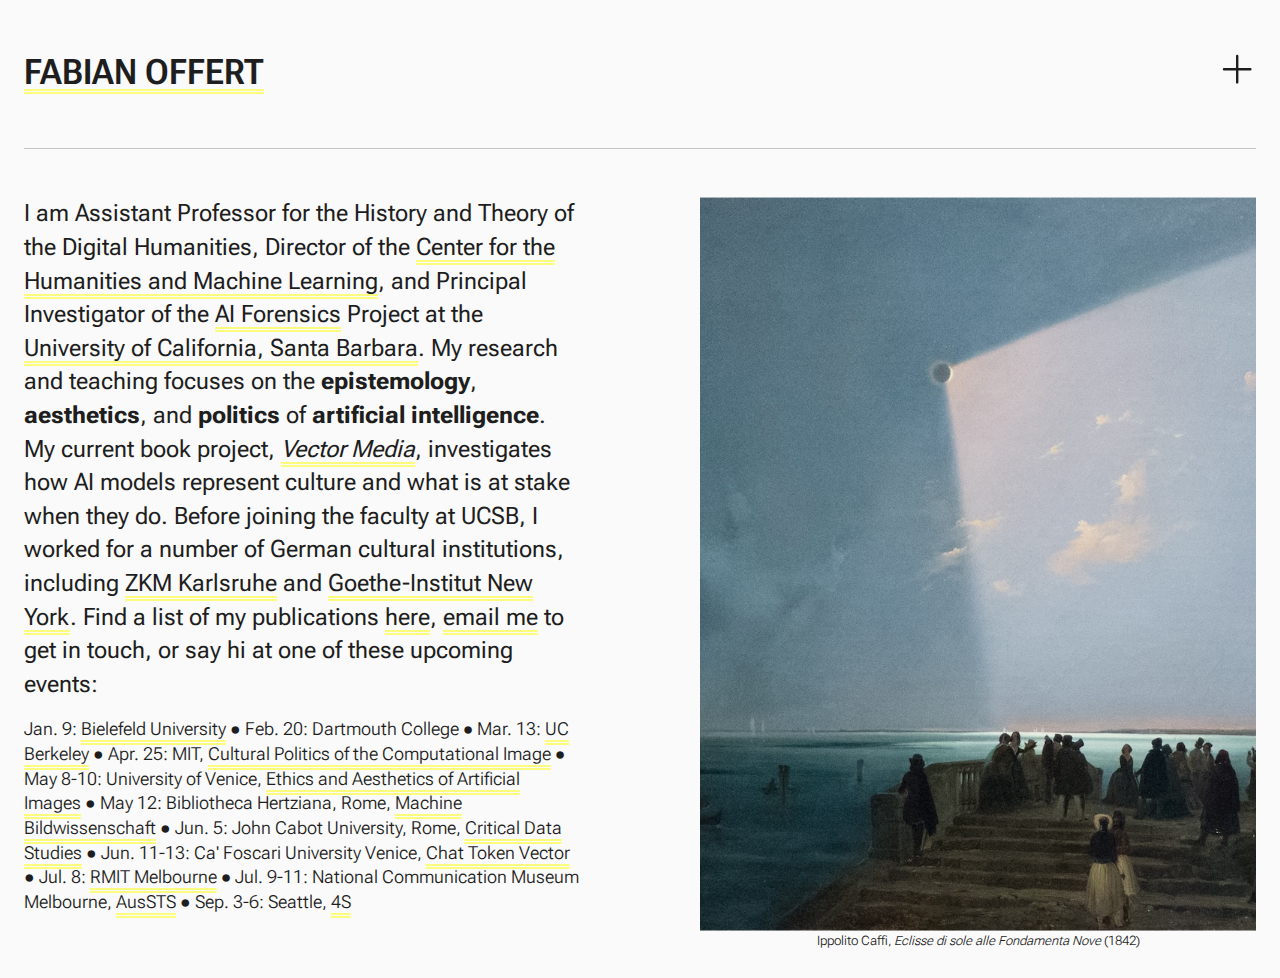
<file: index.html>
<!DOCTYPE html>
<html lang="en">

<head>
    <meta charset="UTF-8">
    <meta name="viewport" content="width=device-width, initial-scale=1.0">

    <meta name="twitter:card" content="summary" />
    <meta name="twitter:site" content="@haltingproblem" />
    <meta name="twitter:title" content="Fabian Offert" />
    <meta name="twitter:description" content="I am Assistant Professor for the History and Theory of the Digital Humanities at the University of California, Santa Barbara. My research and teaching focuses on the epistemology, aesthetics, and politics of artificial intelligence: I study how machine learning models represent culture and what is at stake when they do." />
    <meta name="twitter:image" content="https://zentralwerkstatt.org/img.jpg" />

    <title>Fabian Offert</title>
    <link rel="stylesheet" href="https://cdn.jsdelivr.net/npm/bootstrap@5.3.3/dist/css/bootstrap.min.css" integrity="sha384-QWTKZyjpPEjISv5WaRU9OFeRpok6YctnYmDr5pNlyT2bRjXh0JMhjY6hW+ALEwIH" crossorigin="anonymous">    <link rel="preconnect" href="https://fonts.googleapis.com">
    <link rel="preconnect" href="https://fonts.gstatic.com" crossorigin>
    <link href="https://fonts.googleapis.com/css2?family=Roboto+Flex:opsz,wght@8..144,100..1000&display=swap" rel="stylesheet">
    <link rel="stylesheet" href="css.css">
</head>

<body>

    <div class="container-fluid px-4">

        <div class="row mt-5 gx-3">
            <div class="col text-start">
                <h1><a href="index.html">FABIAN OFFERT</a></h1>
            </div>
            <div class="col text-end">
                <a href="" class="navbar-toggler-icon giant" data-bs-toggle="collapse" data-bs-target="#collapse" aria-controls="collapse" aria-expanded="false" aria-label="Toggle navigation">
                    <svg xmlns="http://www.w3.org/2000/svg" fill="currentColor" class="bi bi-plus-lg" viewBox="0 0 16 16">
                        <path fill-rule="evenodd" d="M8 2a.5.5 0 0 1 .5.5v5h5a.5.5 0 0 1 0 1h-5v5a.5.5 0 0 1-1 0v-5h-5a.5.5 0 0 1 0-1h5v-5A.5.5 0 0 1 8 2"/>
                    </svg>
                </a>
                <div class="collapse" id="collapse">
                    <ul class="list-unstyled">
                        <li><h2 class="nb"><a href="/index.html">Home</a></h2></li>
                        <li><h2 class="nb"><a href="/page.html?q=book">Book</a></h2></li>
                        <li><h2 class="nb"><a href="/page.html?q=publications">Publications</a></h2></li>
                        <li><h2 class="nb"><a href="/page.html?q=lectures">Lectures</a></h2></li>
                        <li><h2 class="nb"><a href="/blog.html?q=theater">Blog</a></h2></li>
                        <li><h2 class="nb"><a href="https://github.com/zentralwerkstatt/">Github</a></h2></li>
                        <li><h2 class="nb"><a href="https://scholar.google.com/citations?user=_OeJ75EAAAAJ">Google Scholar</a></h2></li>
                        <li><h2 class="nb"><a href="/files/cv.pdf">Curiculum Vitae</a></h2></li>
                    </ul>
                </div>
            </div>
        </div>

        <hr>

        <div class="row my-5 gx-3">
            <div class="col">
                <p class="large">I am Assistant Professor for the History and Theory of the Digital Humanities, Director of the <a href="https://huml.ucsb.edu/" target="_blank">Center for the Humanities and Machine Learning</a>, and Principal Investigator of the <a href="https://ai-forensics.github.io/" target="_blank">AI Forensics</a> Project at the <a href="https://www.ucsb.edu/" target="_blank">University of California, Santa Barbara</a>. My research and teaching focuses on the <b>epistemology</b>,  <b>aesthetics</b>, and  <b>politics</b> of <b>artificial intelligence</b>. My current book project, <a href="/page.html?q=book"><i>Vector Media</i></a>, investigates how AI models represent culture and what is at stake when they do. Before joining the faculty at UCSB, I worked for a number of German cultural institutions, including <a href="https://zkm.de/en" target="_blank">ZKM Karlsruhe</a> and <a href="https://www.goethe.de/ins/us/en/sta/ney.html" target="_blank">Goethe-Institut New York</a>. Find a list of my publications <a href="/page.html?q=publications">here</a>, <a href="mailto:fabian@zentralwerkstatt.org">email me</a> to get in touch, or say hi at one of these upcoming events:</p>
                <p class="medium">Jan. 9: <a href="https://www.sail.nrw/2024/12/lecture-series-robust-ai-fabian-offert/" target="_blank">Bielefeld University</a> &#9679; Feb. 20: Dartmouth College &#9679; Mar. 13: <a href="https://events.berkeley.edu/German/event/292647-inaugural-sunrise-lecture-on-media-and-technology" target="_blank">UC Berkeley</a> &#9679; Apr. 25: MIT, <a href="https://globalmediations.mit.edu/cpci/" target="_blank">Cultural Politics of the Computational Image</a> &#9679; May 8-10: University of Venice, <a href="https://ai-venice2025.com/" target="_blank">Ethics and Aesthetics of Artificial Images</a> &#9679; May 12: Bibliotheca Hertziana, Rome, <a href="https://www.biblhertz.it/events/41601/2631954">Machine Bildwissenschaft</a> &#9679; Jun. 5: John Cabot University, Rome, <a href="https://calendar.johncabot.edu/event/com-department-workshop/" target="_blank">Critical Data Studies</a> &#9679; Jun. 11-13: Ca' Foscari University Venice, <a href="https://www.unive.it/web/en/14779/home" target="_blank">Chat Token Vector</a> &#9679; Jul. 8: <a href="https://www.rmit.edu.au/events/2025/july/how-to-train-your-mental-model" target="_blank">RMIT Melbourne</a> &#9679; Jul. 9-11: National Communication Museum Melbourne, <a href="https://aussts.org/aussts-2025-cfp/" target="_blank">AusSTS</a> &#9679; Sep. 3-6: Seattle, <a href="https://4sonline.org/about_the_conference_seattle.php" target="_blank">4S</a></p>
                <div class="d-none d-md-block d-lg-none">   
                    <a href="https://en.wikipedia.org/wiki/Solar_eclipse_of_July_8,_1842"><img src="img.jpg" class="img-fluid" /></a>
                    <p class="text-center small">Ippolito Caffi, <em>Eclisse di sole alle Fondamenta Nove</em> (1842)</p>
                </div>
            </div>
            <div class="col-1 d-none d-lg-block"></div>
            <div class="col d-none d-lg-block">
                <div class="img-cropper">
                    <a href="https://en.wikipedia.org/wiki/Solar_eclipse_of_July_8,_1842"><img src="img.jpg" class="img-fluid" /></a>
                </div>
                <p class="text-center small">Ippolito Caffi, <em>Eclisse di sole alle Fondamenta Nove</em> (1842)</p>
            </div>
        </div>
    
    <script src="https://cdn.jsdelivr.net/npm/bootstrap@5.3.3/dist/js/bootstrap.bundle.min.js" integrity="sha384-YvpcrYf0tY3lHB60NNkmXc5s9fDVZLESaAA55NDzOxhy9GkcIdslK1eN7N6jIeHz" crossorigin="anonymous"></script>

</body>
</html>
</file>
<file: css.css>
body {
    background-color: rgb(250, 250, 250);
}

p, li {
    font-family: 'Roboto Flex', sans-serif;
    font-weight: 250;
    font-size: 1em;
    line-height: 1.7;
    color: rgb(30,30,30);
}

p.large {
    font-weight: 430;
    font-size: 1.5em;
    line-height: 1.4;
}

p.medium {
    font-weight: 300;
    font-size: 1.1em;
    line-height: 1.4;
}

p.small {
    font-weight: 250;
    font-size: 0.8em;
    line-height: 1.7;
}

a {
    text-decoration: underline ;
    text-decoration-color: rgba(255, 255, 0, 0.5);
    text-decoration-thickness: 2px;
    text-decoration-style: double;
    text-underline-offset: 5px;
    color: rgb(30,30,30);
}

h1 {
    font-family: 'Roboto Flex', sans-serif;
    font-weight: 600;
    font-size: 2.2em;
    line-height: 1.4;
    color: rgb(30,30,30);
    margin-bottom: 1em;
}

/* All headers styled the same except the highest */
h2, h3, h4 { 
    font-family: 'Roboto Flex', sans-serif;
    font-weight: 430;
    font-size: 1.7em;
    line-height: 1.4;
    color: rgb(30,30,30);
    margin-bottom: 1em;
}

/* Only used on index */
.nb {
    margin-bottom: 0em;
}

/* Only used on index */
.bb {
    margin-bottom: 2em;
}

.giant {
    font-size: 1.6em;
}

/* List-type sites, Google Docs -> Markdown */
.page table {
    border-collapse: separate; 
    border-spacing: 0.3em;

}

.page td {
    line-height: 1.3;
    font-family: 'Roboto Flex', sans-serif;
    font-weight: 250;
    font-size: 1em;
    color: rgb(30,30,30);
    vertical-align: top;
}

/* No space between footnotes */
.blog .footnotes li > p {
    margin-bottom: 0em;
}

/* No "Footnotes" header (generated by marked-footnotes) */
.blog .footnotes h2 {
    display: none;
}

.blog .footnotes a {
    text-decoration: none;
}

/* Blog h1 is h2-4 */
.blog h1 {
    font-family: 'Roboto Flex', sans-serif;
    font-weight: 430;
    font-size: 1.7em;
    line-height: 1.4;
    color: rgb(30,30,30);
    margin-bottom: 1em;
}

/* Crop image if larger than medium viewport */
.img-cropper {
    width: 100%;
    height: 100%;
    position: relative;
}

.img-cropper img {
    width: 100%;
    height: 100%;
    object-fit: cover;
    position: absolute;
    top: 50%;
    left: 50%;
    transform: translate(-50%, -50%);
}
</file>
